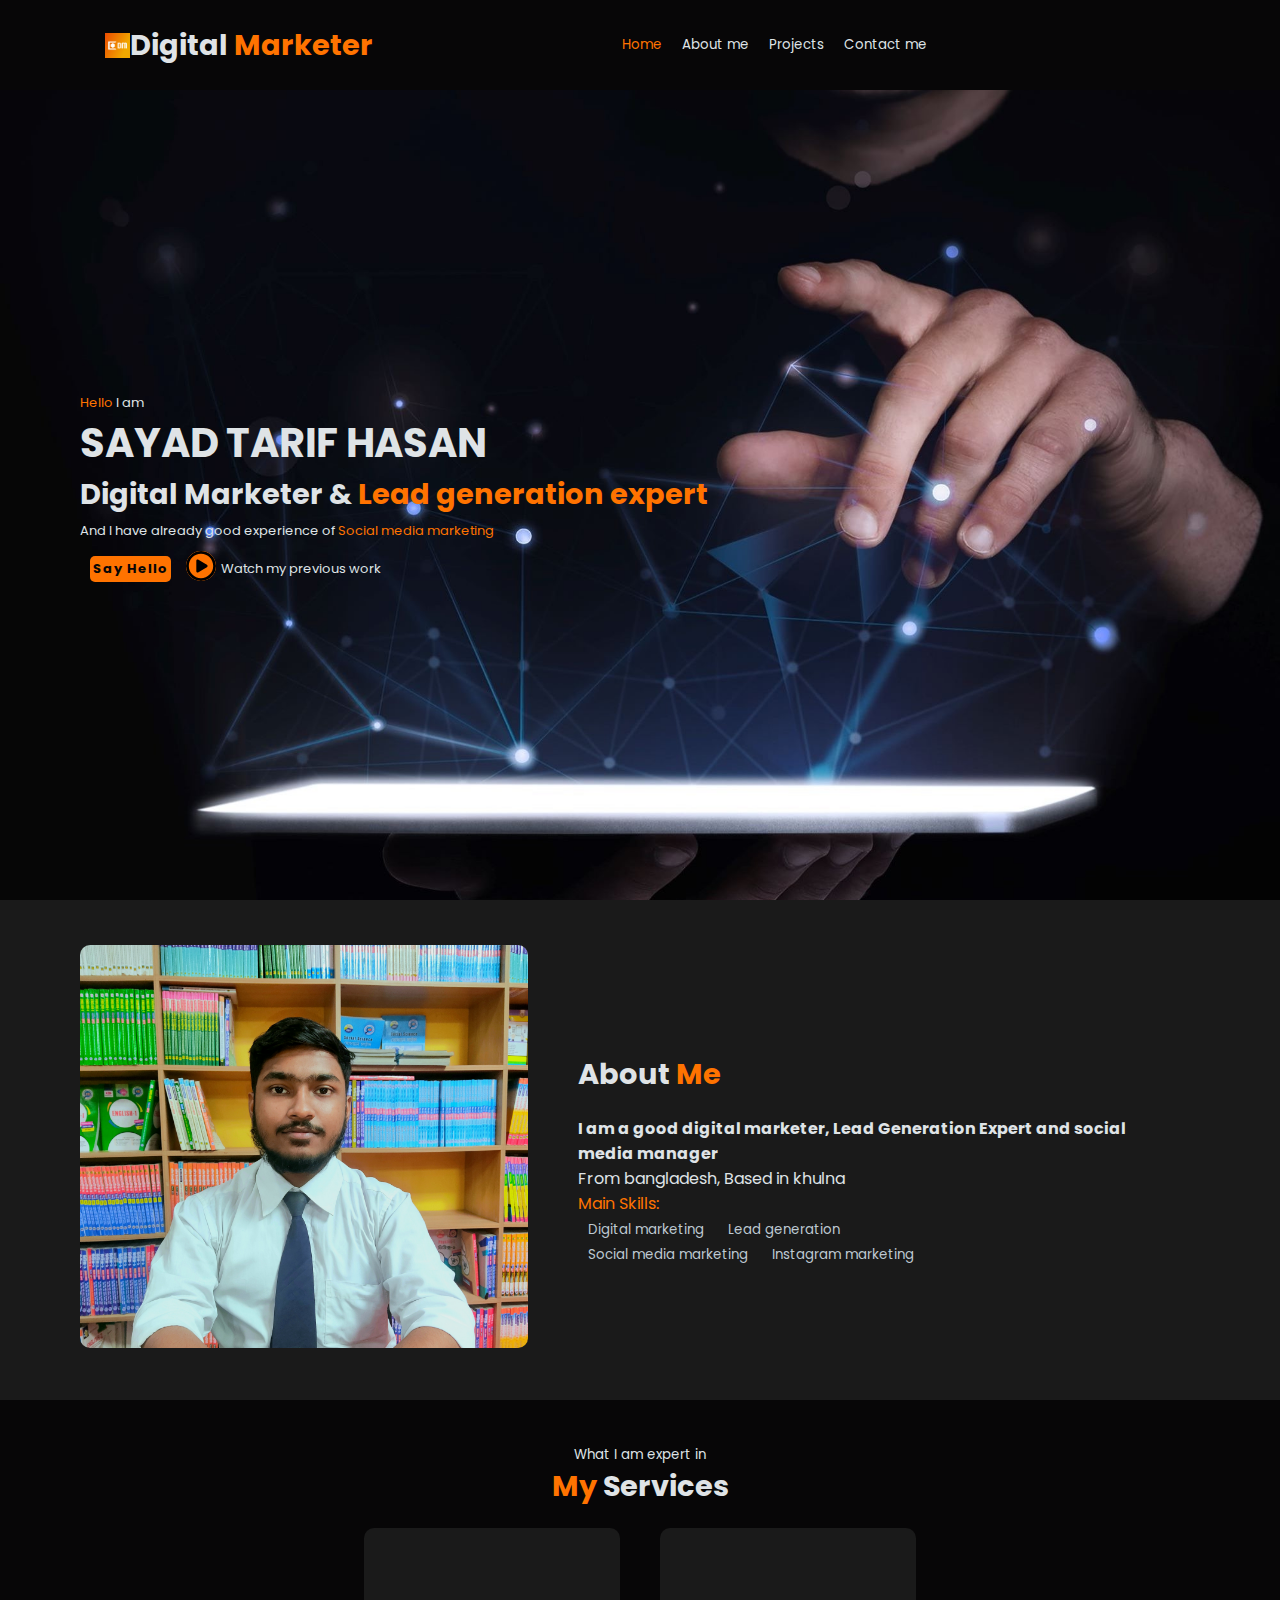
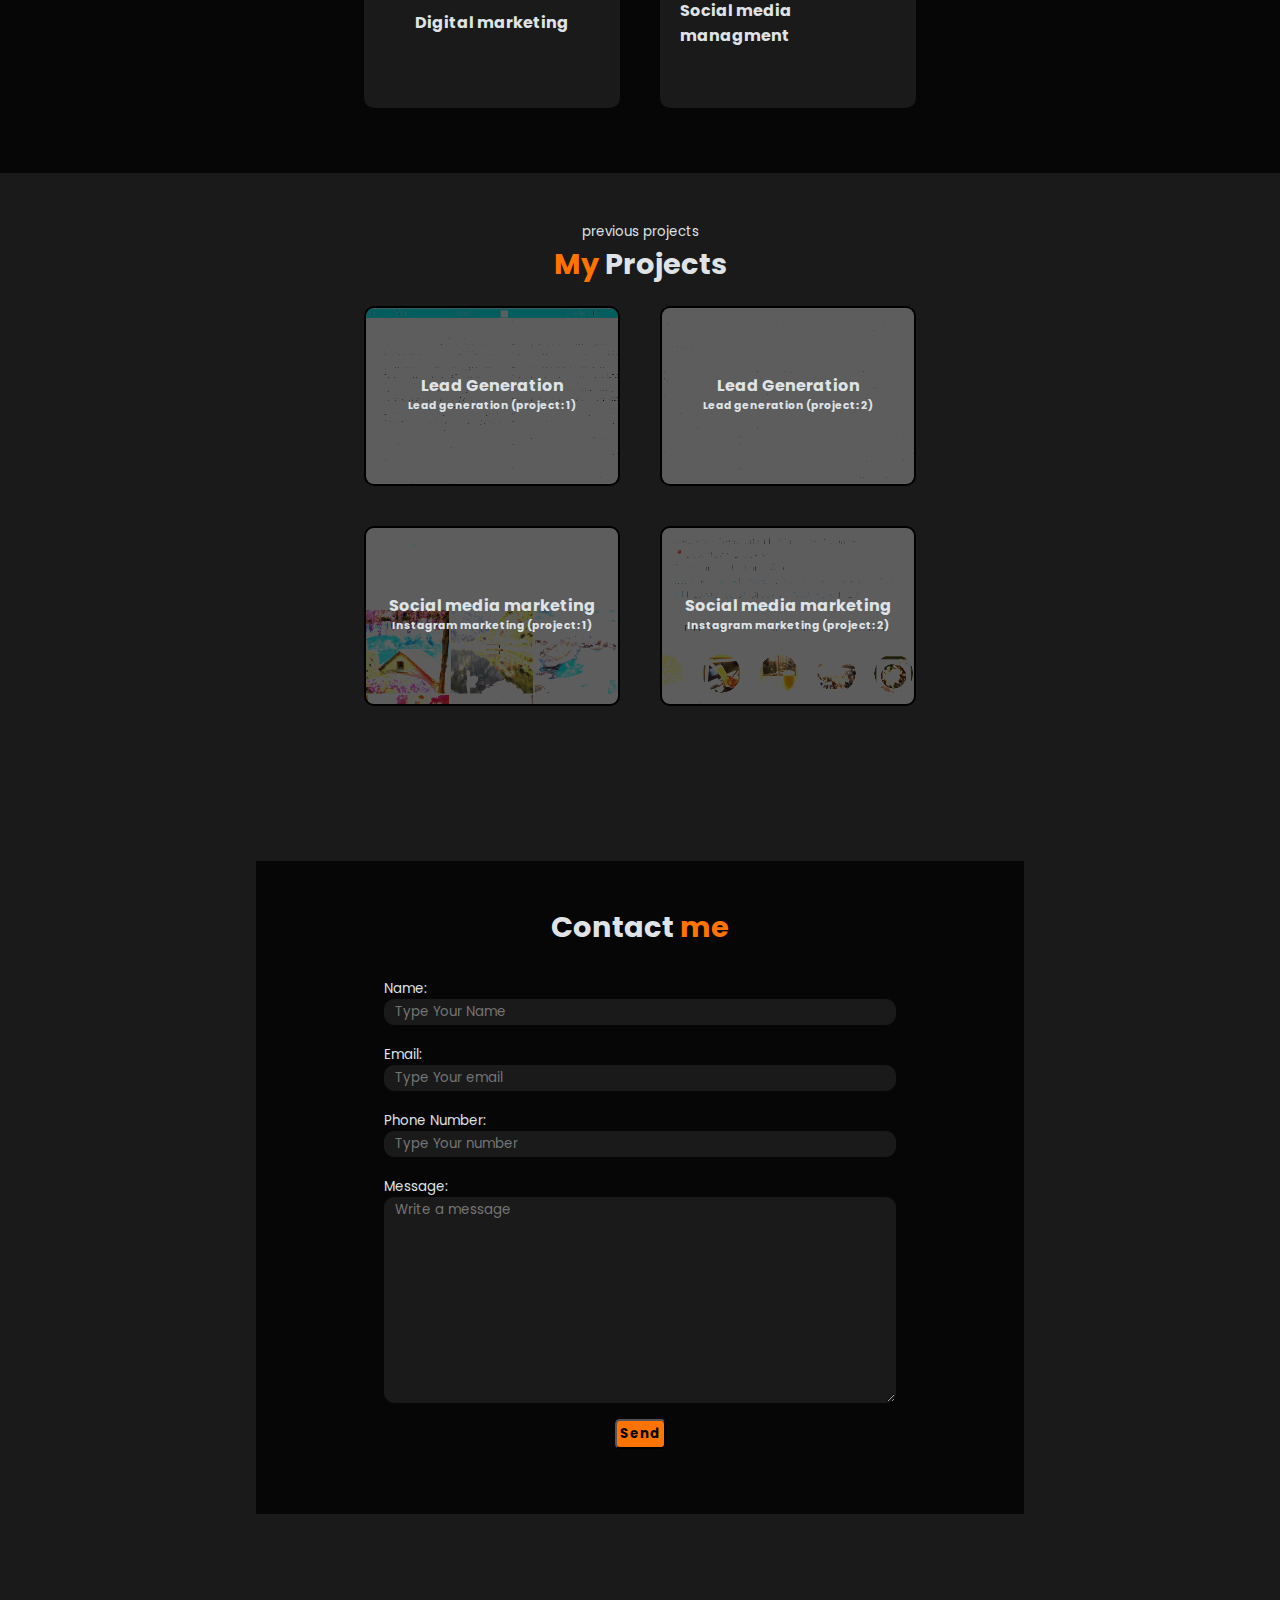
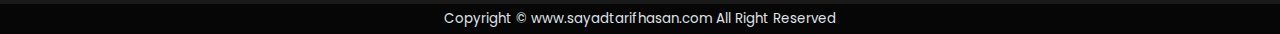
<file: index.html>
<!DOCTYPE html>
<html lang="en">

<head>
    <meta charset="UTF-8">
    <meta http-equiv="X-UA-Compatible" content="IE=edge">
    <meta name="viewport" content="width=device-width, initial-scale=1.0">
    <title>Sayad Tarif Hasan</title>
    <link rel="stylesheet" href="/css/style.css">
    <link rel="stylesheet" media="screen and (max-width: 1000px)" href="/css/ipad-responsive.css">
    <link rel="stylesheet" media="screen and (max-width: 650px)" href="/css/phone-responsive.css">
    <link rel="icon" href="/images/logo.png" type="image/png">
</head>

<body>

    <!-- NAVBAR STARTS HERE -->
    <nav class="top-navbar">
        <img class="logo" src="/images/logo.png">
        <h3 class="nav-header">Digital <span class="org">Marketer</span></h3>
        <ul class="hide nav-ul">
            <li class="navitem m-navitem"><a href="#main-section" class="active" id="anchor1">Home</a> </li>
            <li class="navitem m-navitem"><a href="#about" class="anchor-item" id="anchor2">About me</a> </li>
            <li class="navitem m-navitem"><a href="#portfolio" class="anchor-item" id="anchor3">Projects</a> </li>
            <li class="navitem m-navitem"><a href="#contact" class="anchor-item" id="anchor4">Contact me</a> </li>
        </ul>

        <div class="burger">
            <div class="line"></div>
            <div class="line"></div>
            <div class="line"></div>
        </div>
    </nav>
    <!-- <section class="nav-bg">
        <li></li>
    </section> -->

    <!-- MAIN SECTION STARTS HERE -->
    <section class="main-section" id="main-section">
        <div class="main-item">
            <span class="org">Hello</span>
            <span class="wth">I am</span>
        </div>
        <h1 class="main-item">SAYAD TARIF HASAN</h1>
        <h3 class="main-item">Digital Marketer & <span class="org">Lead generation expert</span></h3>
        <p class="main-item" id="thirdline">And I have already good experience of <span class="org">Social media marketing</span> </span> </p>
        <div class="button-item">
            <span class="btn btn1"><a href="#contact"> Say Hello</span></a>
            <a href="#portfolio"><img src="/images/circleplay.svg" class="icon-img" alt=""></a>
            <span class="btn2">Watch my  previous work</span>
        </div>
    </section>


    <!-- ABOUT SECTION STARTS HERE -->
    <setion id="about" class="about">

        <div class="about-image">
            <img src="/images/1699329348285.jpg" alt="Sayad Tarif Hasan">
        </div>
        
        <div class="about-text">
            <h3 class="head">About <span class="org">Me</span></h3>
            <h4>I am a good digital marketer, Lead Generation Expert and social media manager</h4>
            <p class="info">From bangladesh, Based in khulna</p>
            <p class="info"> </p>
            <p class="info org">Main Skills:</p>
            <div>
                <span class="skill-item skill-head">Digital marketing</span>
                <span class="skill-item">Lead generation</span>
                <!-- <span class="skill-item">Bootstrap, SASS, Tailwind</span> -->
            </div>
            <div>
                <span class="skill-item skill-head">Social media marketing</span>
                <span class="skill-item">Instagram marketing</span>
                <!-- <span class="skill-item">Express.js, Mongodb, pug</span> -->
            </div>
            <!-- <div>
                <span class="skill-item skill-head">Graphic Designing</span>
                <span class="skill-item">Photoshop, Illustrator</span>
                <span class="skill-item">social media posts, Photo editing, standies</span>
            </div>
            <span class="skill-item skill-head">Wordpress</span> -->
        </div>
    </setion>

    <!-- SERVICES SECTION STARTS HERE -->
    <section class="services">
        <span class="smaller">What I am expert in</span>
        <div class="services-header">
            <h3><span class="org">My</span> Services</h3>
        </div>
        <div class="services-container">
            <div class="cont cont-1">
                <h4 class="cont-header">Digital marketing</h4>
                <!-- <p class="cont-para">Good web designs gives standerds to your website. I will take your website to the
                    next level and modern looking</p> -->
            </div>
            <div class="cont cont-2">
                <h4 class="cont-header">Social media managment</h4>
                <!-- <p class="cont-para">Convert Your idea to a fully legit website. I will help you to fullfill your dream</p> -->
            </div>
            <!-- <div class="cont cont-3">
                <h4 class="cont-header">Creative Design</h4>
                <p class="cont-para">Brand your business with unique and professional designs. I will create a creative
                    designs for you</p>
            </div> -->
        </div>

    </section>



    <!-- PORTFOLIO SECTION STARTS HERE -->
    <section id="portfolio" class="portfolio">
        <div class="project-heading">
            <span class="smaller">previous projects</span>
            <h3 class="portfolio-heading"><span class="org">My</span> Projects</h3>
        </div>
        <div class="project-box">
            <div class="project-box1">
                <a href="/further pages/ssl1.html" >
                    <div class="p-box" id="web-design">
                        <h4 class="box-heading">Lead Generation</h4>
                        <h6>Lead generation (project: 1)</h6>
                        <div class="inner-box">
                            <p class="box-p">Click to check it out</p>
                            <!-- <p class="box-p2">This is my own design inspired by codewithharry. And this is perfectly responsive</p> -->
                        </div>
                    </div>
                </a>
                <a href="/further pages/ssl2.html">
                    <div class="p-box" id="wheather">
                        <h4 class="box-heading">Lead Generation</h4>
                        <h6>Lead generation (project: 2)</h6>
                        <div class="inner-box">
                            <p class="box-p">Click to check it out</p>
                            <!-- <p class="box-p2">This is awesome Application just try it. The result of this Application is fully accurate</p> -->
                        </div>
                    </div>
                </a>
               
                <!-- <a href="https://danimusic.netlify.app/" target="_blank">
                    <div class="p-box" id="dani-music">
                        <h4 class="box-heading">Music App of Nasheed-mp3</h4>
                        <div class="inner-box">
                            <p class="box-p">This App is like a tiny music App such as spotify</p>
                            <p class="box-p2">i putted just 3 beautiful nasheeds(songs) in this App. Must listen it</p>
                        </div>
                    </div>
                </a> -->
            </div>
            <div class="project-box2">
                <a href="/further pages/sss1.html" >
                    <div class="p-box" id="tik-tac">
                        <h4 class="box-heading">Social media marketing</h4>
                        <h6>Instagram marketing (project: 1)</h6>
                        <div class="inner-box">
                            <p class="box-p">Click to check it out</p>
                            <!-- <p class="box-p2">Must play this game one time. I hope you will be like it </p> -->
                        </div>
                    </div>
                </a>

                <a href="/further pages/sss2.html" >
                    <div class="p-box" id="calculate">
                        <h4 class="box-heading">Social media marketing</h4>
                        <h6>Instagram marketing (project: 2)</h6>
                        <div class="inner-box">
                            <p class="box-p">Click to check it out</p>
                            <!-- <p class="box-p2"> But the good thing in this app is design and it user experience</p> -->
                        </div>
                    </div>
                </a>
                
                <!-- <a href=""><div class="p-box">
                    <h4 class="box-heading">Music App-Nasheed mp3</h4>
                </div></a> -->
            </div>
        </div>
    </section>
    

    <!-- CONTACT SECTION STARTS HERE -->
    <section id="contact" class="contact">
        <h3 class="h-primery center">Contact <span class="org">me</span></h3>
        <div class="contact-box smaller">
            <form name="Request" method="post" netlify-honeypot="bot-field" data-netlify="true">
                <div class="formgroup" hidden aria-hidden="true">
                    <label>To be hide: </label>
                    <input name="bot-field">
                </div>
                <div class="formgroup">
                    <label for="name">Name: </label>
                    <input type="text" name="Name" id="name" placeholder="Type Your Name">
                </div>
                <div class="formgroup">
                    <label for="email">Email: </label>
                    <input type="email" name="email" id="email" placeholder="Type Your email">
                </div>
                <div class="formgroup">
                    <label for="number">Phone Number: </label>
                    <input type="text" name="number" id="number" placeholder="Type Your number">
                </div>
                <div class="formgroup">
                    <label for="message">Message: </label>
                    <textarea name="message" id="message" cols="10" rows="10" placeholder="Write a message"></textarea>
                </div>
                <button class="btn">Send</button>
            </form>
        </div>
    </section>



    <footer id="footer">
        <div class="footer smaller">
            Copyright &copy; www.sayadtarifhasan.com All Right Reserved
        </div>
    </footer>

    <script src="/js/index.js"></script>
</body>

</html>
</file>
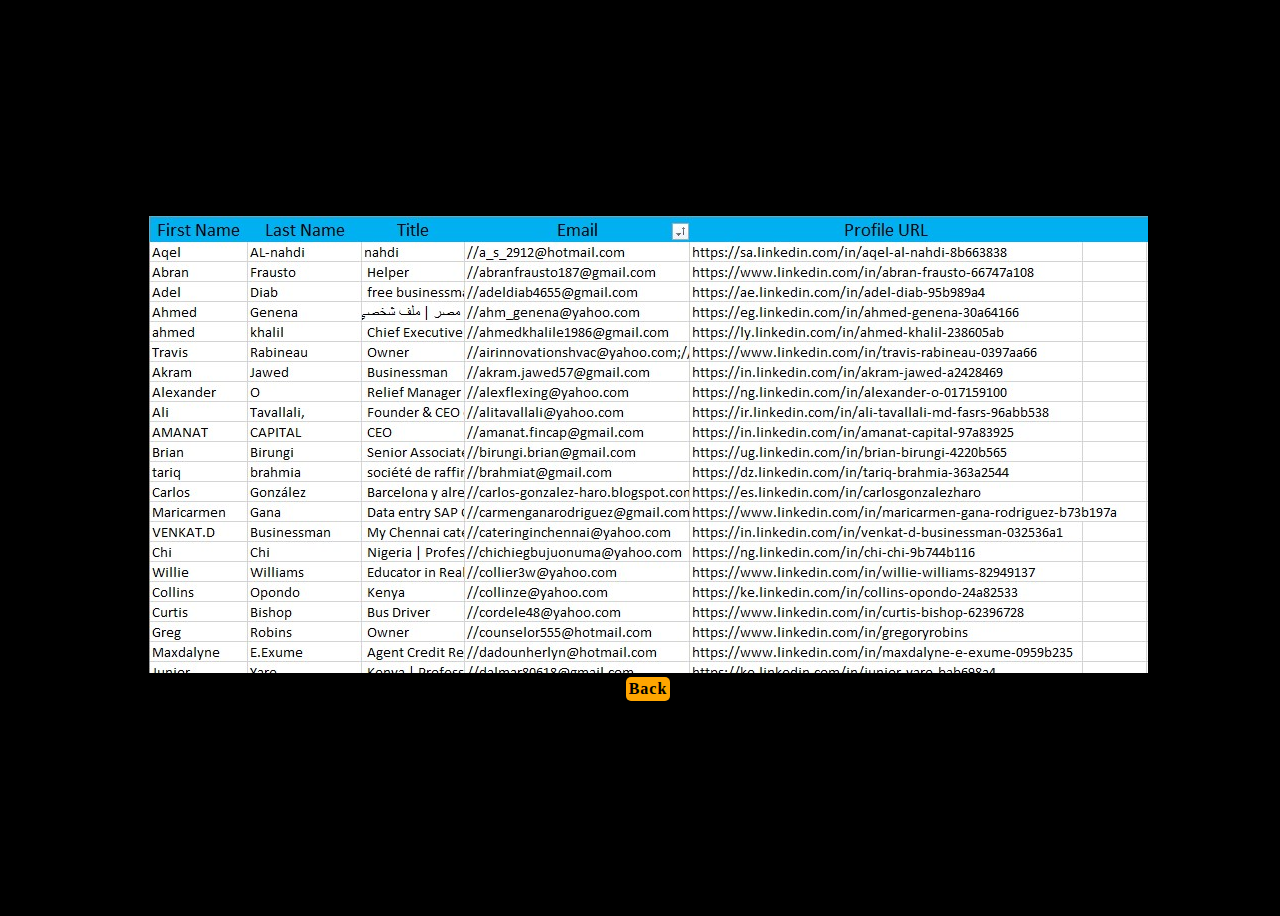
<file: further pages/ssl1.html>
<!DOCTYPE html>
<html lang="en">

<head>
    <meta charset="UTF-8">
    <meta http-equiv="X-UA-Compatible" content="IE=edge">
    <meta name="viewport" content="width=device-width, initial-scale=1.0">
    <title>Lead generation project 1</title>
</head>

<body>
    <div class="ssl1"><img src="/images/ssl1.jpg" alt=""></div>
    <div class="btn"><a href="/index.html">Back</a></div>

    <style>
        body {
            background-color: black;
            display: flex;
            align-items: center;
            justify-content: center;
            height: 100vh;
            width: 100vw;
            flex-direction: column;
        }

        .ssl1 img {
            width: 100%;
        }

        .btn {
            background-color: orange;
            color: rgb(254, 254, 254);
            padding: 3px;
            cursor: pointer;
            margin: 0px 10px;
            border-radius: 5px;
            font-weight: bold;
            letter-spacing: 1px;
            transition: all .5s ease;
        }

        .btn a {
            color: black;
            text-decoration: none;
        }

        .btn:hover {
            transform: scale(0.9);
            background-color: grey;
        }
    </style>
</body>

</html>
</file>
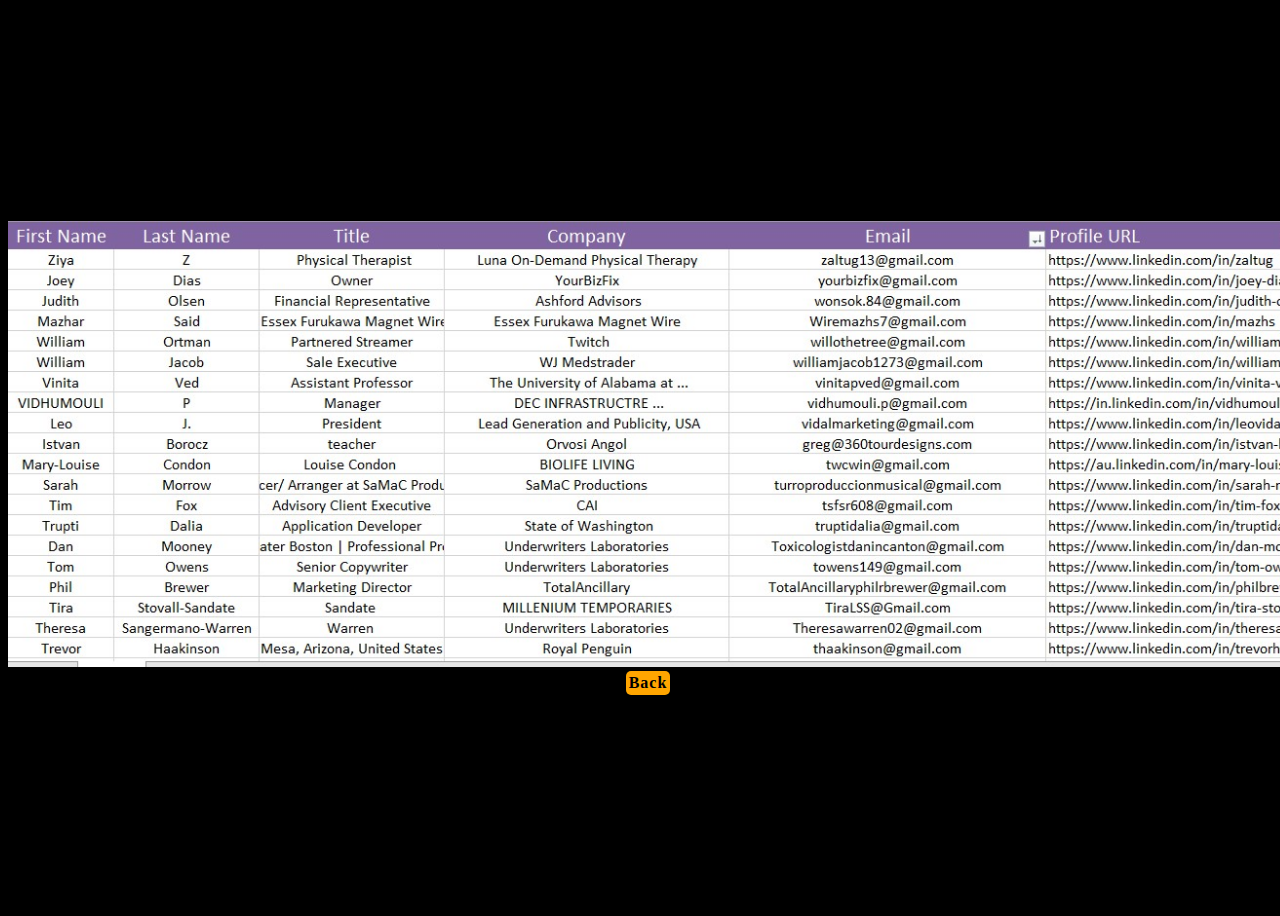
<file: further pages/ssl2.html>
<!DOCTYPE html>
<html lang="en">

<head>
    <meta charset="UTF-8">
    <meta http-equiv="X-UA-Compatible" content="IE=edge">
    <meta name="viewport" content="width=device-width, initial-scale=1.0">
    <title>Lead generation project</title>
</head>

<body>
    <div class="ssl2"><img src="/images/ssl2.jpg" alt=""></div>
    <div class="btn"><a href="/index.html">Back</a></div>

    <style>
        body {
            background-color: black;
            display: flex;
            align-items: center;
            justify-content: center;
            height: 100vh;
            width: 100vw;
            flex-direction: column;
        }

        .ssl2 img {
            width: 100%;
        }

        .btn {
            background-color: orange;
            color: rgb(254, 254, 254);
            padding: 3px;
            cursor: pointer;
            margin: 0px 10px;
            border-radius: 5px;
            font-weight: bold;
            letter-spacing: 1px;
            /* transition: all .5s ease; */
        }

        .btn a {
            color: black;
            text-decoration: none;
        }

        .btn:hover {
            transform: scale(0.9);
            background-color: grey;
        }
    </style>
</body>

</html>
</file>
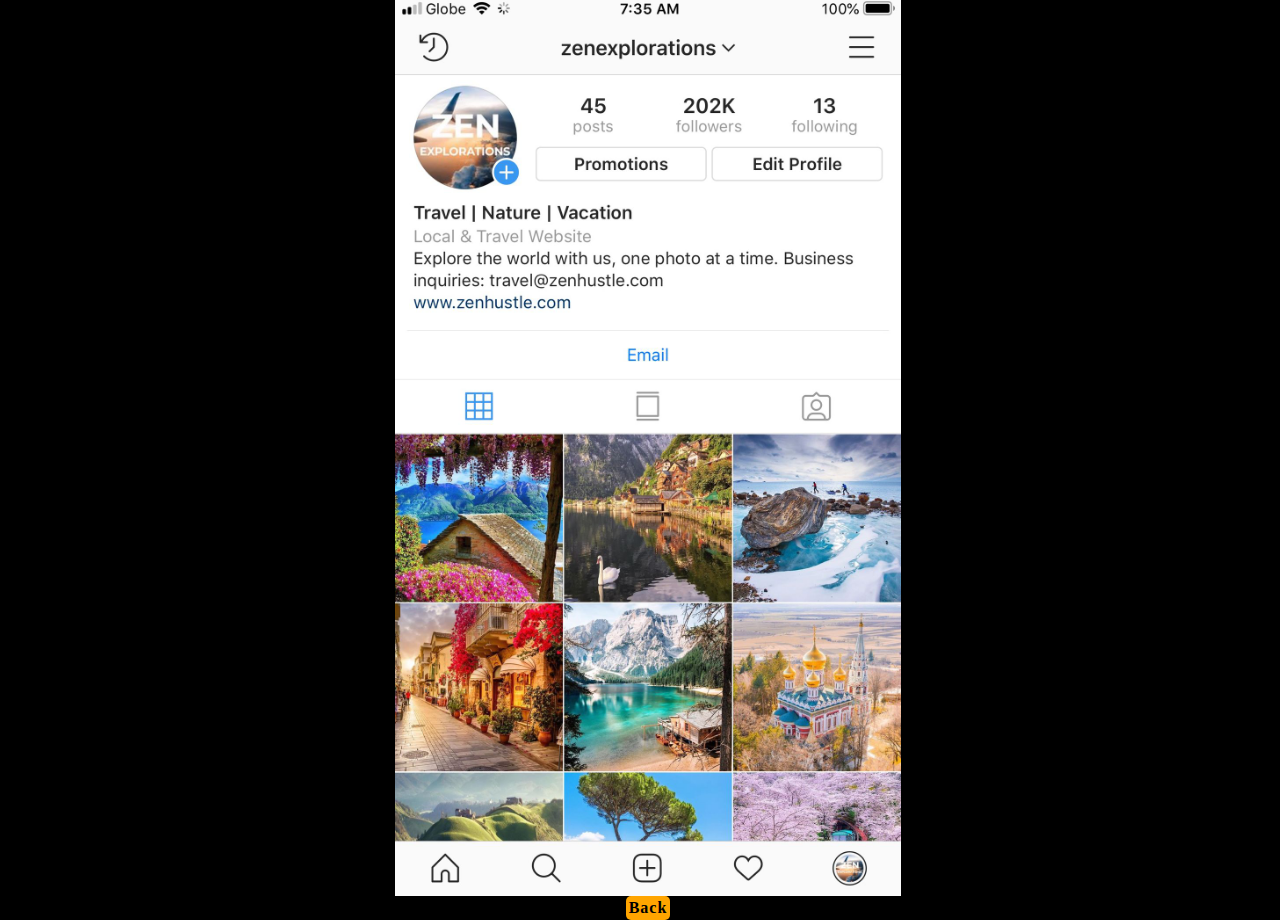
<file: further pages/sss1.html>
<!DOCTYPE html>
<html lang="en">

<head>
    <meta charset="UTF-8">
    <meta http-equiv="X-UA-Compatible" content="IE=edge">
    <meta name="viewport" content="width=device-width, initial-scale=1.0">
    <title>Instagram marketing project 1</title>
</head>

<body>
    <div class="sss1"><img src="/images/sss1.jpg" alt=""></div>
    <div class="btn"><a href="/index.html">Back</a></div>

    <style>
        body {
            background-color: black;
            display: flex;
            align-items: center;
            justify-content: center;
            height: 100vh;
            width: 100vw;
            flex-direction: column;
        }

        .sss1 {
            display: flex;
            justify-content: center;
            align-items: center;
            height: 100%;
        }

        .sss1 img {
            width: 100%;
            height: 100%;
        }

        .btn {
            background-color: orange;
            color: rgb(254, 254, 254);
            padding: 3px;
            cursor: pointer;
            margin: 0px 10px;
            border-radius: 5px;
            font-weight: bold;
            letter-spacing: 1px;
            /* transition: all .5s ease; */
        }

        .btn a {
            color: black;
            text-decoration: none;
        }

        .btn:hover {
            transform: scale(0.9);
            background-color: grey;
        }
    </style>
</body>

</html>
</file>
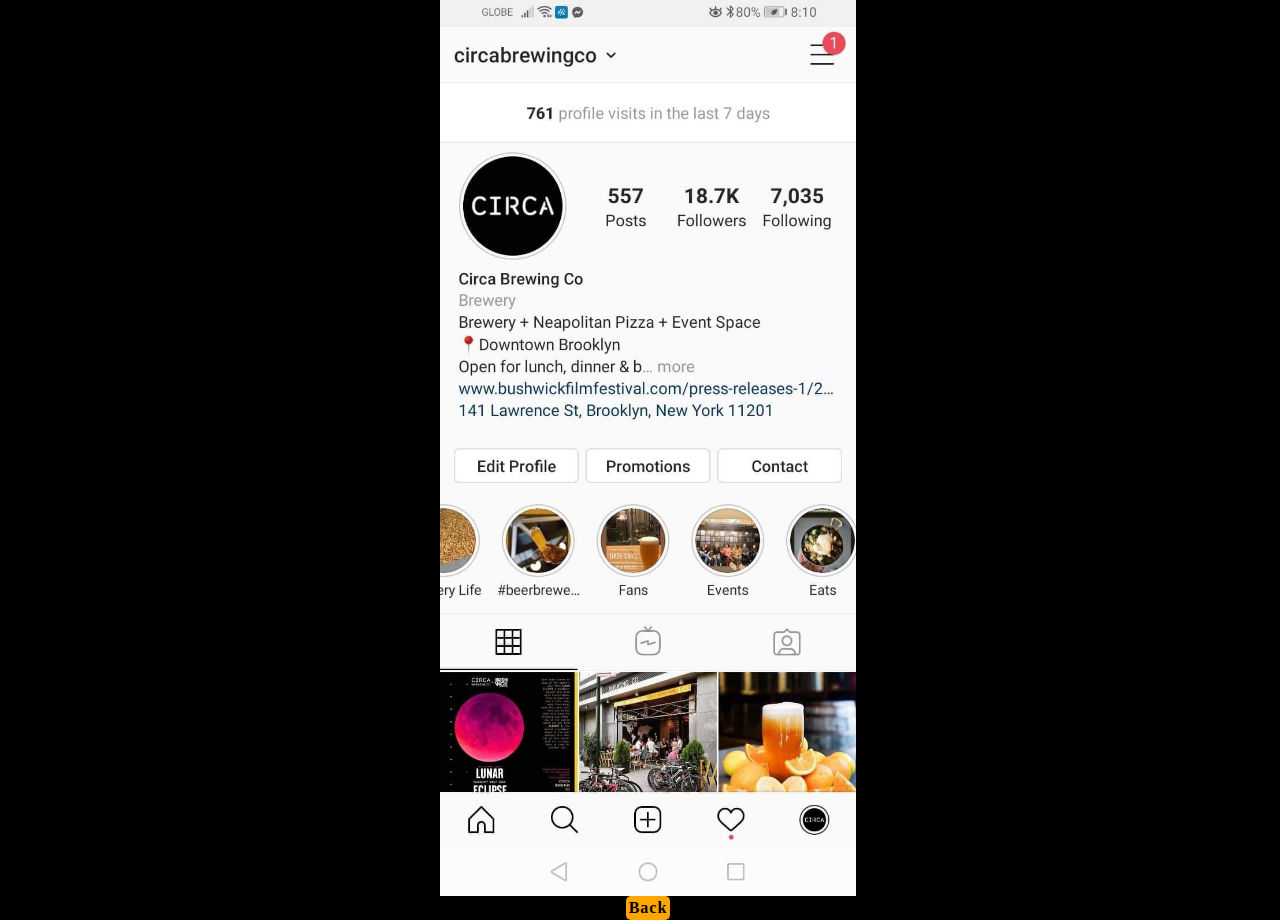
<file: further pages/sss2.html>
<!DOCTYPE html>
<html lang="en">

<head>
    <meta charset="UTF-8">
    <meta http-equiv="X-UA-Compatible" content="IE=edge">
    <meta name="viewport" content="width=device-width, initial-scale=1.0">
    <title>Instagram marketing project 2</title>
</head>

<body>
    <div class="sss2"><img src="/images/sss2.jpg" alt=""></div>
    <div class="btn"><a href="/index.html">Back</a></div>

    <style>
        body {
            background-color: black;
            display: flex;
            align-items: center;
            justify-content: center;
            height: 100vh;
            width: 100vw;
            flex-direction: column;
        }
        
        .sss2{
            display: flex;
            justify-content: center;
            align-items: center;
            height: 100%;
        }

        .sss2 img {
            width: 100%;
            height: 100%;
        }

        .btn {
            background-color: orange;
            color: rgb(254, 254, 254);
            padding: 3px;
            cursor: pointer;
            margin: 0px 10px;
            border-radius: 5px;
            font-weight: bold;
            letter-spacing: 1px;
            /* transition: all .5s ease; */
        }

        .btn a {
            color: black;
            text-decoration: none;
        }

        .btn:hover {
            transform: scale(0.9);
            background-color: grey;
        }
    </style>
</body>

</html>
</file>
<file: css/ipad-responsive.css>
/* FOR RESPONSIVENESS */

.about-image img{
    width: 60vw;
}
.about-text{
    margin: 5px;
    font-size: smaller;
}

.skill-item{
    padding: 0%;
}
.skill-head{
    color: var(--text-color);
}

.about{
    flex-direction: column;
}
/* .contact{
    height: 70vh;
} */
</file>
<file: css/phone-responsive.css>
/* FOR RESPONSIVENESS OF PHONE */

:root{
    --bg-color: #1a1a1a;
    --bg2-color: #070607;
    --text-color: rgb(255, 115, 0);
    --text-color2: rgb(223, 227, 230);
}

/* h1,
h3{
    margin: 5px;
    padding: 5px;
} */
h1{
    font-size: 1.5rem;
}
h3{
    font-size: 30px;
}
.top-navbar{
    /* height: 100px; */
}

/* .main-section{
    font-size: smaller;
} */

.main-item{
    margin: 2px 15px;
}

/* .about{
    height: 110vh;
} */

.about-image img{
    width: 80vw;
    margin: 10px;
}

.about-text{
    margin: 5px;
    font-size: smaller;
}

.skill-item{
    padding: 0%;
}
.skill-head{
    color: var(--text-color);
}

.services-container{
    flex-direction: column;
}

.cont{
    width: 85vw;
    /* height: 15vh; */
}

.cont-para{
    font-size: small;
}

.cont-header{
    /* margin-top: 5vh; */
}

.project-box1,
.project-box2{
    flex-direction: column;
}

/* .portfolio{
    height: 170vh;
} */



.inner-box{
    height: 0;
    /* flex-direction: row; */
    width: 100%;
}
.inner-box:hover{
    height: 100%;
    width: 80vw;
}

.contact{
    /* height: 80vh; */
    margin: 10vh 10vw;
}

.contact textarea,
.contact input{
    width: 60vw;
}

.p-box{
    width: 80vw;
}

.hide{
    display: none;
    height: 0vh;
}

.h-increase{
    height: 50vh;
    transition: all 0.5s ease-in;
}

.m-navitem{
    margin: 20px auto;
    transition: all 0.3s ease-in;
}

.show-nav{
    display: block;
    flex-direction: column;
    transition: all 0.5s ease-in;
}

.burger{
    display: block;
}

.burgerc{
    /* display: block; */
    position: absolute;
    top: 3vh;
    right: 3vh;
}
</file>
<file: css/style.css>
/* CSS RESET */
@import url('https://fonts.googleapis.com/css2?family=Poppins:wght@300&display=swap');
*{
    margin: 0;
    padding: 0;
    box-sizing: border-box;
    /* font-family: Impact, Haettenschweiler, 'Arial Narrow Bold', sans-serif; */
    font-family: 'Poppins', sans-serif;
}
html{
    list-style: none;
    scroll-behavior: smooth;
}
/* SASS */
:root{
    --bg-color: #1a1a1a;
    --bg2-color: #070607;
    --text-color: rgb(255, 115, 0);
    --text-color2: rgb(223, 227, 230);
}
body{
    background-color: var(--bg-color);
    color: var(--text-color2);
}
h1{
    font-size: 2.5rem;
}
h3{
    font-size: 1.8rem;
}

/* TOP NAVBAR */
.logo{
    height:25px;
    width:25px;
}
.top-navbar{
    position: sticky;
    top: 0px;
    left: 0px;
    /* background: none; */
    height: 10vh;
    background-color: var(--bg2-color);
    /* text-align: center; */
    display: flex;
    justify-content: flex-start;
    align-items: center;
    padding: 10px 105px;
}
.top-navbar a{
    color: var(--text-color2);
    text-decoration: none;
    list-style: none;
    transition: all .3s ease;
}
.top-navbar a:hover{
    color: var(--text-color);
}
.top-navbar a.active{
    color: var(--text-color);
}

/* .nav-header span{
    color: var(--text-color);
} */
.nav-ul{
    margin: auto;
    display: flex;
    justify-content: center;
    align-items: center;
}
.navitem{
    margin: 2px 10px;
    font-size: smaller;
    list-style: none;
}


.burger{
    display: none;
    /* position: absolute; */
    justify-self: flex-end;
    color: var(--bg-color);
    /* top: 45px; */
    /* right: 5%; */
    margin-left: 30vw;
    cursor: pointer;
    /* transition: all 0.5s ease; */
}
.line{
    width: 33px;
    margin: 5px 2px;
    height: 5px;
    background-color: var(--text-color2);
    border-radius: 5px;
}

/* MAIN/HOME-SECTION */
.main-section{
    background-color: black;
    height: 90vh;
    width: 100vw;
    display: flex;
    flex-direction: column;
    /* align-items: center; */
    justify-content: center;
    background: rgb(41, 59, 199) url(/images/homebg2.17.jpg) no-repeat center center/cover;
    /* background-blend-mode: darken; */
    font-family: 'Gill Sans', 'Gill Sans MT', Calibri, 'Trebuchet MS', sans-serif;
    /* color: rgb(255, 115, 0); */
    color: var(--text-color2);
    font-size: small;
    transition: all .5s ease;
}

.main-item{
    transition: all .5s ease;
    margin: 0 80px;
    /* display: flex; */
    /* align-items: center; */
    /* justify-content: center; */
}

#thirdline{
    margin-top: 5px;
}

.org{
    color: var(--text-color);
}
.btn{
    background-color: var(--text-color);
    color: var(--bg2-color);
    padding: 3px;
    cursor: pointer;
    margin: 0px 10px;
    border-radius: 5px;
    font-weight: bold;
    letter-spacing: 1px;
    transition: all .5s ease;
}

.btn a{
    text-decoration: none;
    color: var(--bg2-color);
}

.btn:hover{
    transform: scale(0.9);
    color: var(--text-color2);
}
.button-item{
    display: flex;
    align-items: center;
    margin: 10px 80px;
    /* justify-content: center; */
}
.icon-img{
    height: 30px;
    width: 30px;
    border-radius: 50%;
    margin: 0px 5px;
    /* background: url(/circleplay.svg) no-repeat center center/cover; */
    background-color: var(--text-color);
    transition: all .5s ease;
}
.icon-img:hover{
    transform: scale(0.9);
}

/* ABOUT-SECTION */
.about{
    display: flex;
    padding: 5vh 0vh;
    /* margin-bottom: 5vh; */
    /* height: 90vh; */
    justify-content: center;
    align-items: center;
}


.about-image img{
    /* height: 80vh; */
    width: 35vw;
    /* height: 60vh; */
    border-radius: 10px;
    margin-right: 20px;
    margin-left: 80px;
    /* transition: all .5s ease; */
}
/* .about-image img:hover{
    transform: scale(1.02);
} */
.about-text{
    margin-right: 80px;
    padding: 30px;
}
.skill-item{
    padding: 2px 10px;
    font-size: smaller;
    color: rgb(190, 201, 210);
}
.head{
    margin: 20px 0px;
}

/* SERVICES-SECTION */
.services{
    /* height: 80vh; */
    padding: 5vh 0vh;
    background-color: #070607;
    display: flex;
    align-items: center;
    justify-content: center;
    flex-direction: column;
    /* margin-top: 15vh; */
}
.services-container{
    display: flex;
    align-items: center;
    justify-content: center;
}
.cont{
    width: 20vw;
    height: 20vh;
    margin: 20px;
    padding: 20px;
    display: flex;
    align-items: center;
    justify-content: center;
    flex-direction: column;
    background-color: var(--bg-color);
    border-radius: 10px;
    transition: all .5s ease;
}
.cont:hover{
    transform: scale(1.1);
}
.cont-header{
    margin-top: 10px;
}
.cont-para{
    font-size: smaller;
    text-align: center;
    padding: 10px;
}

/* PORTFOLIO-SECTION */
.portfolio{
    padding: 5vh 0vh;
    background-color: var(--bg-color);
    /* height: 80vh; */
    width: 100vw;
    display: flex;
    justify-content: center;
    align-items: center;
    flex-direction: column;

}
.project-heading{
    text-align: center;
}

.project-box1,
.project-box2{
    display: flex;
    align-items: center;
    justify-content: center;
}
.project-box1 a,
.project-box2 a{
    text-decoration: none;
    color: var(--text-color2);
}

.p-box{
    border: 2px solid black;
    /* color: var(--text-color); */
    display: flex;
    align-items: center;
    justify-content: center;
    flex-direction: column;
    width: 20vw;
    height: 20vh;
    /* height: 0px; */
    margin: 20px;
    padding: 20px 20px 0px 20px;
    /* padding-bottom: 0px; */
    border-radius: 10px;
    background-color: var(--bg2-color);
    transition: all .5s ease;
}

.p-box:hover{
    transform: scale(0.95);
}

.inner-box{
    display: flex;
    align-items: center;
    justify-content: center;
    flex-direction: column;
    /* position: relative; */
    /* bottom: 0px; */
    /* left: 0px; */
    background-image: linear-gradient(rgba(0,0,0,0.1),  rgb(255, 60, 0));
    background-blend-mode: darken;
    text-align: center;
    /* height: 0; */
    /* overflow: hidden; */
    width: 20vw;
    border-radius: 10px;
    /* padding: 20px; */
    /* margin: 20px; */
    margin-top: 5px;
    transition: all .3s ease;
    /* display: none; */
    opacity: 0;
}

.inner-box:hover{
    opacity: 1;
    height: 100%;
    padding: 20px;
}

.box-p,
.box-p2{
    font-size: small;
}

#calculate{
    background: rgb(93, 93, 93) url(/images/sss2.jpg)no-repeat center center/cover;
    background-blend-mode: darken;
}
#web-design{
    background: rgb(93, 93, 93) url(/images/ssl1.jpg)no-repeat center center/cover;
    background-blend-mode: darken;
}
#dani-music{
    background: rgb(93, 93, 93) url(/images/dani-music.png)no-repeat center center/cover;
    background-blend-mode: darken;
}
#tik-tac{
    background: rgb(93, 93, 93) url(/images/sss1.jpg)no-repeat center center/cover;
    background-blend-mode: darken;
}
#wheather{
    background: rgb(93, 93, 93) url(/images/ssl2.jpg)no-repeat center center/cover;
    background-blend-mode: darken;
}


/* CONTACT-SECTION */
.contact{
    /* height: 90vh; */
    display: flex;
    justify-content: center;
    align-items: center;
    flex-direction: column;
    /* padding: 50px; */
    background-color: var(--bg2-color);
    margin: 10vh 20vw;
    padding: 5vh 10vw;

    transition: all .5s ease;
}
/* .contact:hover{
    transform: scale(0.99);
} */
.contact-box{
    height: 80%;
}
.formgroup{
    padding: 10px;
}
form{
    display: flex;
    justify-content: center;
    align-items: center;
    flex-direction: column;
    padding: 20px;
    /* height: 60vh; */
}
.contact textarea,
.contact input{
    background-color: var(--bg-color);
    color: var(--text-color2);
    width: 40vw;
    border: 1px solid var(--bg-color);
    border-radius: 10px;
    padding: 2px 10px;
}
.contact-box label{
    display: block;
}
.footer{
    text-align: center;
    padding: 5px;
    background-color: var(--bg2-color);
}


/* UTILITY-CLASSES */
.smaller{
    font-size: smaller;
}
.remove-bg{
    background: var(--bg-color);
}
</file>
